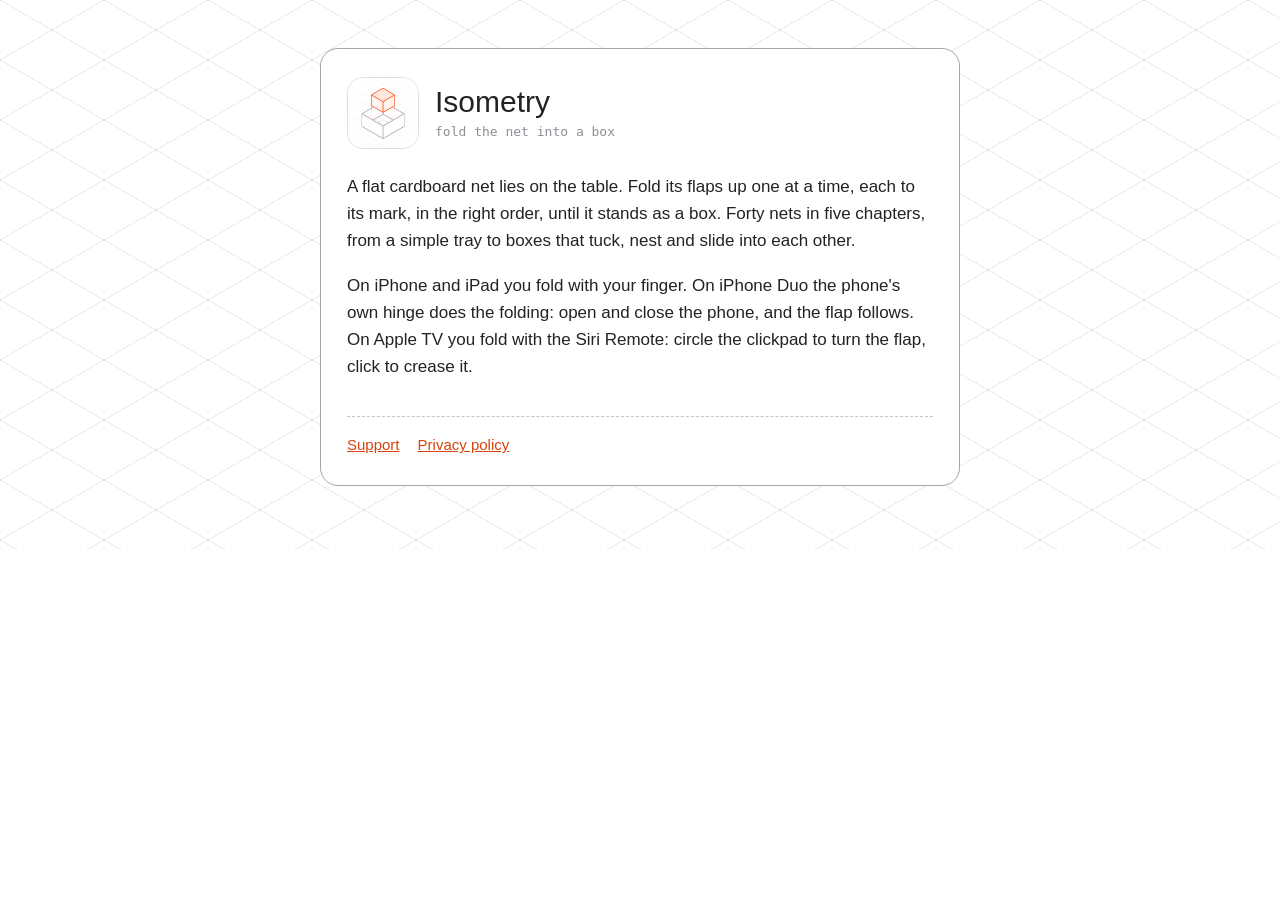
<file: index.html>
<!doctype html>
<html lang="en"><head><meta charset="utf-8"><meta name="viewport" content="width=device-width,initial-scale=1">
<title>Isometry</title><meta name="description" content="Isometry: fold flat cardboard nets into boxes. A puzzle game for iPhone, iPad, iPhone Duo and Apple TV.">
<link rel="icon" href="icon.png"><link rel="stylesheet" href="style.css"></head>
<body><main><div class="sheet">
<header><a href="./"><picture><source srcset="./icon-dark.png" media="(prefers-color-scheme: dark)"><img src="./icon.png" alt="Isometry app icon"></picture></a><div><h1>Isometry</h1><p class="sub">fold the net into a box</p></div></header>
<p>A flat cardboard net lies on the table. Fold its flaps up one at a time, each to its mark, in the right order, until it stands as a box. Forty nets in five chapters, from a simple tray to boxes that tuck, nest and slide into each other.</p>
<p>On iPhone and iPad you fold with your finger. On iPhone Duo the phone's own hinge does the folding: open and close the phone, and the flap follows. On Apple TV you fold with the Siri Remote: circle the clickpad to turn the flap, click to crease it.</p>
<nav><a href="support/">Support</a><a href="privacy/">Privacy policy</a></nav>
</div></main></body></html>
</file>
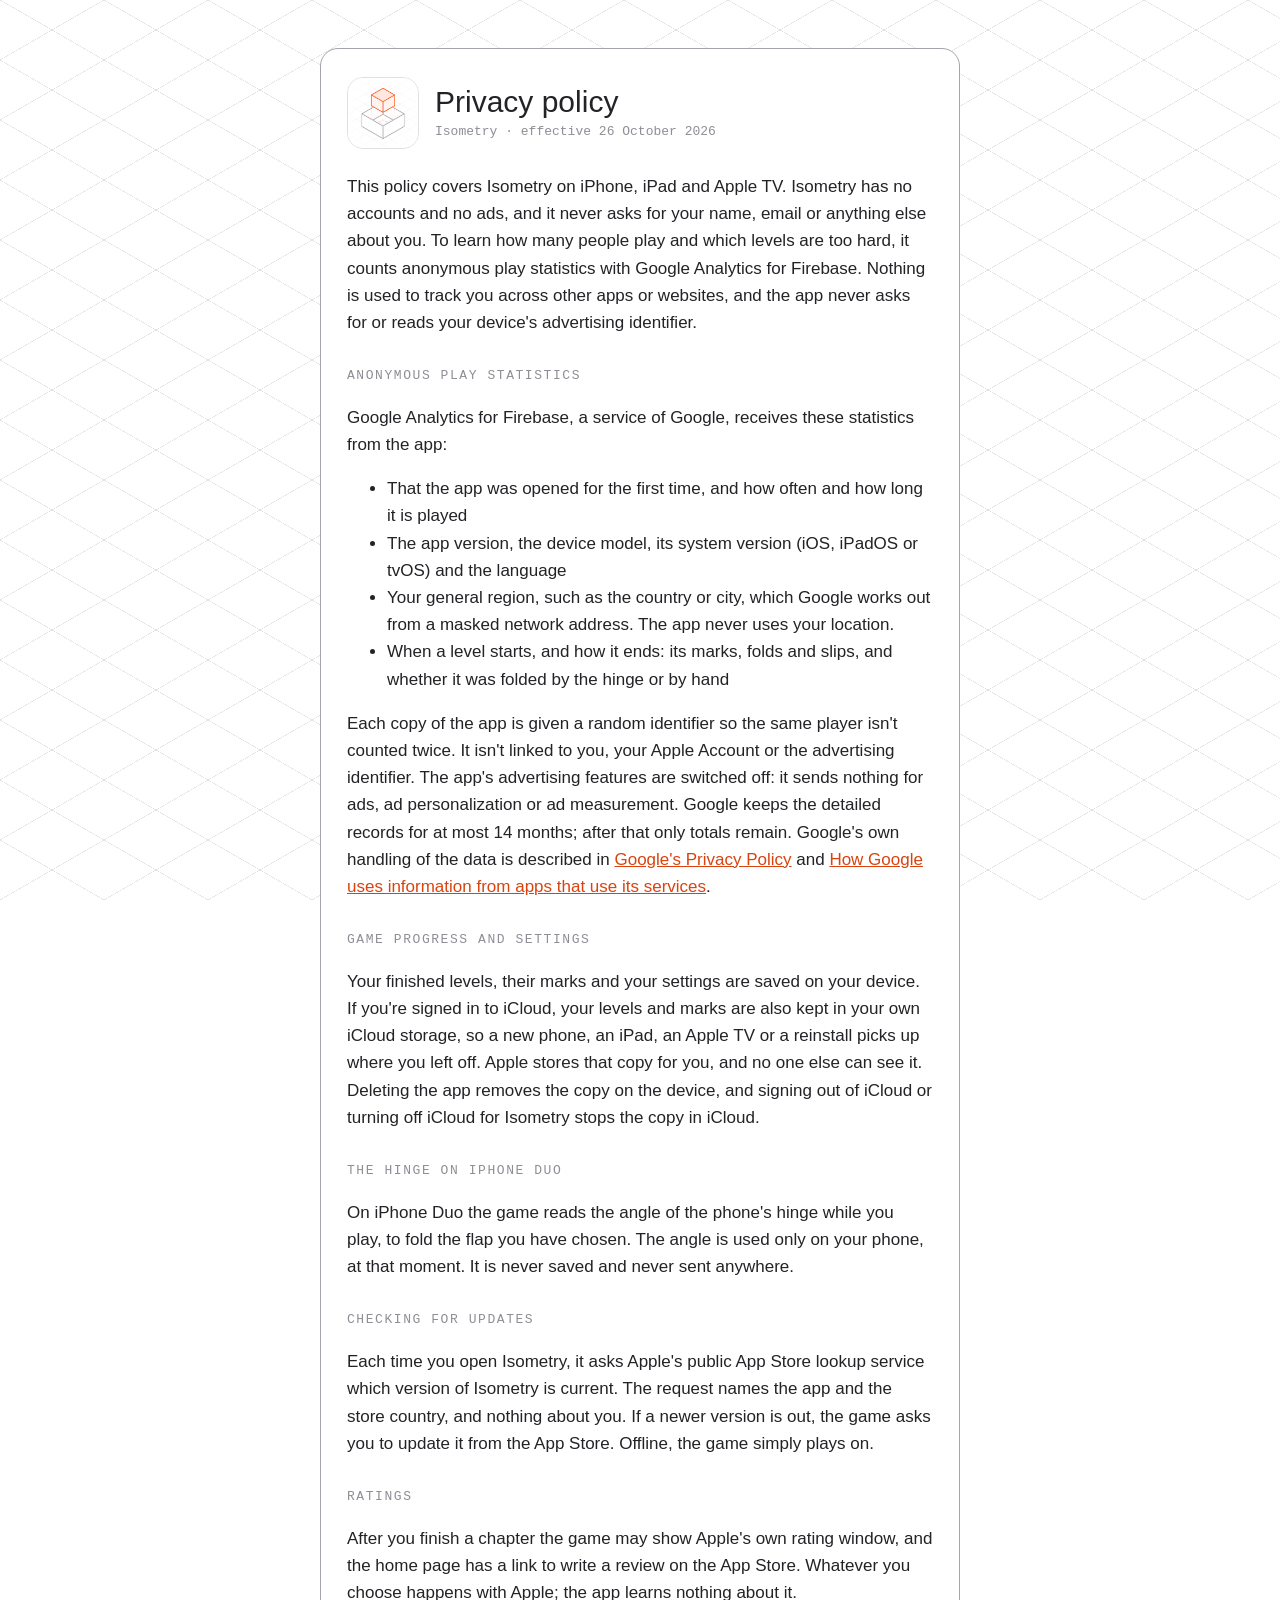
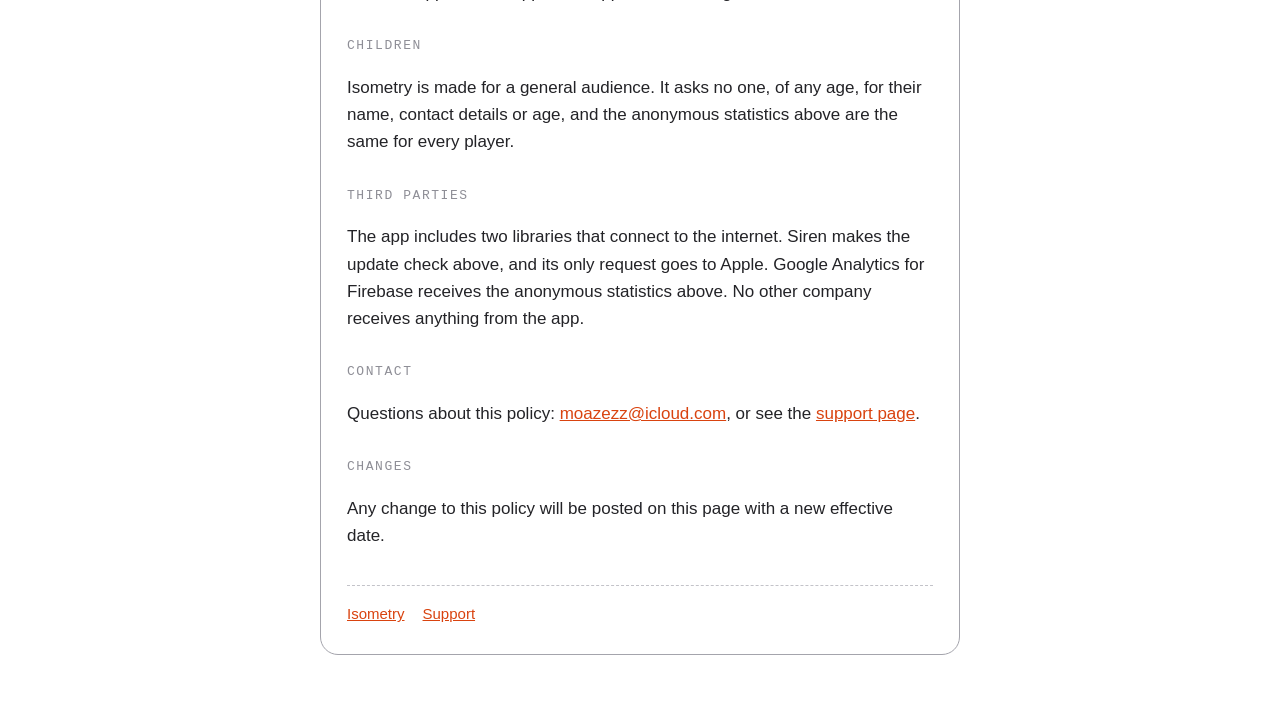
<file: privacy/index.html>
<!doctype html>
<html lang="en"><head><meta charset="utf-8"><meta name="viewport" content="width=device-width,initial-scale=1">
<title>Privacy policy · Isometry</title><link rel="icon" href="../icon.png"><link rel="stylesheet" href="../style.css"></head>
<body><main><div class="sheet">
<header><a href="../"><picture><source srcset="../icon-dark.png" media="(prefers-color-scheme: dark)"><img src="../icon.png" alt="Isometry app icon"></picture></a><div><h1>Privacy policy</h1><p class="sub">Isometry · effective 26 October 2026</p></div></header>
<p>This policy covers Isometry on iPhone, iPad and Apple TV. Isometry has no accounts and no ads, and it never asks for your name, email or anything else about you. To learn how many people play and which levels are too hard, it counts anonymous play statistics with Google Analytics for Firebase. Nothing is used to track you across other apps or websites, and the app never asks for or reads your device's advertising identifier.</p>
<h2>Anonymous play statistics</h2>
<p>Google Analytics for Firebase, a service of Google, receives these statistics from the app:</p>
<ul>
<li>That the app was opened for the first time, and how often and how long it is played</li>
<li>The app version, the device model, its system version (iOS, iPadOS or tvOS) and the language</li>
<li>Your general region, such as the country or city, which Google works out from a masked network address. The app never uses your location.</li>
<li>When a level starts, and how it ends: its marks, folds and slips, and whether it was folded by the hinge or by hand</li>
</ul>
<p>Each copy of the app is given a random identifier so the same player isn't counted twice. It isn't linked to you, your Apple Account or the advertising identifier. The app's advertising features are switched off: it sends nothing for ads, ad personalization or ad measurement. Google keeps the detailed records for at most 14 months; after that only totals remain. Google's own handling of the data is described in <a href="https://policies.google.com/privacy">Google's Privacy Policy</a> and <a href="https://policies.google.com/technologies/partner-sites">How Google uses information from apps that use its services</a>.</p>
<h2>Game progress and settings</h2>
<p>Your finished levels, their marks and your settings are saved on your device. If you're signed in to iCloud, your levels and marks are also kept in your own iCloud storage, so a new phone, an iPad, an Apple TV or a reinstall picks up where you left off. Apple stores that copy for you, and no one else can see it. Deleting the app removes the copy on the device, and signing out of iCloud or turning off iCloud for Isometry stops the copy in iCloud.</p>
<h2>The hinge on iPhone Duo</h2>
<p>On iPhone Duo the game reads the angle of the phone's hinge while you play, to fold the flap you have chosen. The angle is used only on your phone, at that moment. It is never saved and never sent anywhere.</p>
<h2>Checking for updates</h2>
<p>Each time you open Isometry, it asks Apple's public App Store lookup service which version of Isometry is current. The request names the app and the store country, and nothing about you. If a newer version is out, the game asks you to update it from the App Store. Offline, the game simply plays on.</p>
<h2>Ratings</h2>
<p>After you finish a chapter the game may show Apple's own rating window, and the home page has a link to write a review on the App Store. Whatever you choose happens with Apple; the app learns nothing about it.</p>
<h2>Children</h2>
<p>Isometry is made for a general audience. It asks no one, of any age, for their name, contact details or age, and the anonymous statistics above are the same for every player.</p>
<h2>Third parties</h2>
<p>The app includes two libraries that connect to the internet. Siren makes the update check above, and its only request goes to Apple. Google Analytics for Firebase receives the anonymous statistics above. No other company receives anything from the app.</p>
<h2>Contact</h2>
<p>Questions about this policy: <a href="mailto:moazezz@icloud.com">moazezz@icloud.com</a>, or see the <a href="../support/">support page</a>.</p>
<h2>Changes</h2>
<p>Any change to this policy will be posted on this page with a new effective date.</p>
<nav><a href="../">Isometry</a><a href="../support/">Support</a></nav>
</div></main></body></html>
</file>
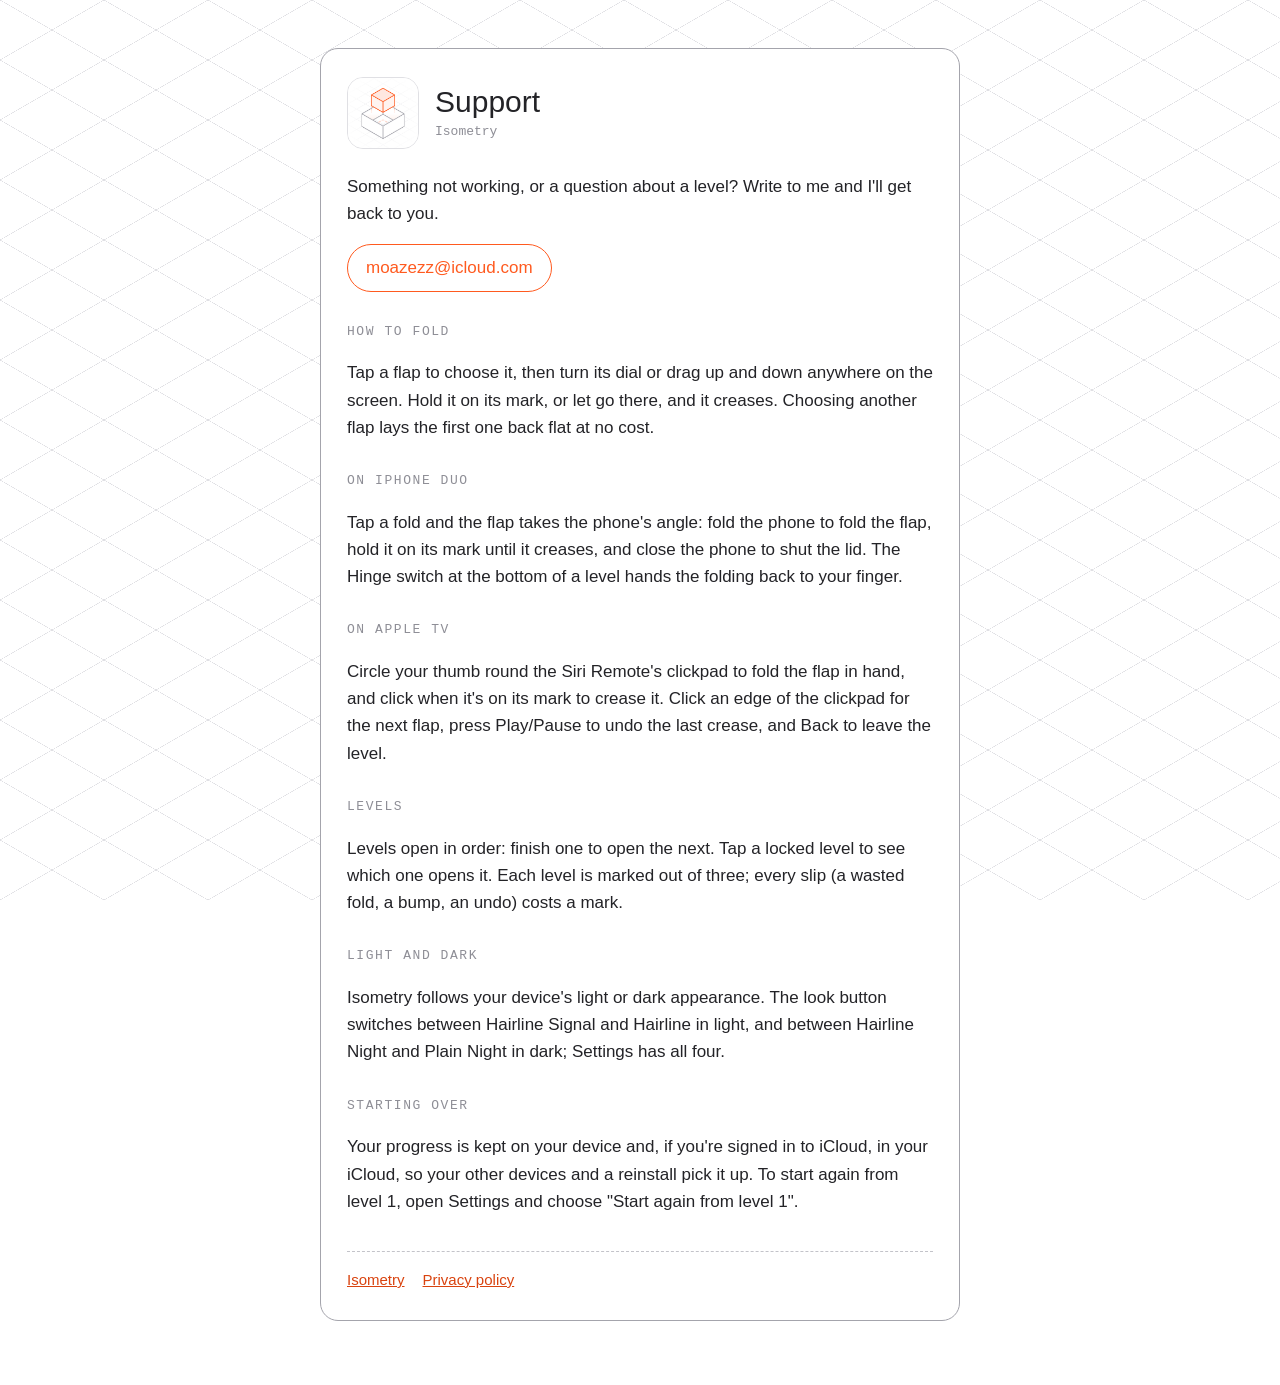
<file: support/index.html>
<!doctype html>
<html lang="en"><head><meta charset="utf-8"><meta name="viewport" content="width=device-width,initial-scale=1">
<title>Support · Isometry</title><link rel="icon" href="../icon.png"><link rel="stylesheet" href="../style.css"></head>
<body><main><div class="sheet">
<header><a href="../"><picture><source srcset="../icon-dark.png" media="(prefers-color-scheme: dark)"><img src="../icon.png" alt="Isometry app icon"></picture></a><div><h1>Support</h1><p class="sub">Isometry</p></div></header>
<p>Something not working, or a question about a level? Write to me and I'll get back to you.</p>
<p><a class="btn" href="mailto:moazezz@icloud.com?subject=Isometry%20support">moazezz@icloud.com</a></p>
<h2>How to fold</h2>
<p>Tap a flap to choose it, then turn its dial or drag up and down anywhere on the screen. Hold it on its mark, or let go there, and it creases. Choosing another flap lays the first one back flat at no cost.</p>
<h2>On iPhone Duo</h2>
<p>Tap a fold and the flap takes the phone's angle: fold the phone to fold the flap, hold it on its mark until it creases, and close the phone to shut the lid. The Hinge switch at the bottom of a level hands the folding back to your finger.</p>
<h2>On Apple TV</h2>
<p>Circle your thumb round the Siri Remote's clickpad to fold the flap in hand, and click when it's on its mark to crease it. Click an edge of the clickpad for the next flap, press Play/Pause to undo the last crease, and Back to leave the level.</p>
<h2>Levels</h2>
<p>Levels open in order: finish one to open the next. Tap a locked level to see which one opens it. Each level is marked out of three; every slip (a wasted fold, a bump, an undo) costs a mark.</p>
<h2>Light and dark</h2>
<p>Isometry follows your device's light or dark appearance. The look button switches between Hairline Signal and Hairline in light, and between Hairline Night and Plain Night in dark; Settings has all four.</p>
<h2>Starting over</h2>
<p>Your progress is kept on your device and, if you're signed in to iCloud, in your iCloud, so your other devices and a reinstall pick it up. To start again from level 1, open Settings and choose "Start again from level 1".</p>
<nav><a href="../">Isometry</a><a href="../privacy/">Privacy policy</a></nav>
</div></main></body></html>
</file>
<file: style.css>
:root{--plate:#FFFFFF;--hi:#232327;--edge:#A4A4AC;--mid:#C3C3C9;--lo:#E0E0E4;--muted:#8E8E96;--paper:#FFFFFF;--accent:#FF5A1F;--link:#D9430F}
@media (prefers-color-scheme: dark){:root{--plate:#08090A;--hi:#D0D6E0;--edge:#5B5D64;--mid:#3E3E44;--lo:#29292D;--muted:#7C7F87;--paper:#16171A;--accent:#F5B13D;--link:#F5B13D}}
*{box-sizing:border-box}
html{background:var(--plate)}
body{margin:0;background:var(--plate);color:var(--hi);font:17px/1.6 -apple-system,BlinkMacSystemFont,"SF Pro Text","Segoe UI",Roboto,sans-serif;
  background-image:linear-gradient(30deg,transparent 49.6%,var(--lo) 49.8%,var(--lo) 50.2%,transparent 50.4%),linear-gradient(150deg,transparent 49.6%,var(--lo) 49.8%,var(--lo) 50.2%,transparent 50.4%);
  background-size:104px 60px;background-attachment:fixed}
main{max-width:680px;margin:0 auto;padding:48px 20px 64px}
.sheet{background:var(--paper);border:0.9px solid var(--edge);border-radius:18px;padding:28px 26px}
header{display:flex;align-items:center;gap:16px;margin-bottom:24px}
header img{width:72px;height:72px;border-radius:16px;border:0.9px solid var(--lo)}
header a{color:inherit;text-decoration:none}
h1{font-size:30px;line-height:1.2;margin:0;font-weight:500}
h2{font-size:13px;letter-spacing:.12em;text-transform:uppercase;font-family:ui-monospace,"SF Mono",Menlo,monospace;color:var(--muted);font-weight:500;margin:30px 0 6px}
.sub{color:var(--muted);margin:2px 0 0;font-family:ui-monospace,"SF Mono",Menlo,monospace;font-size:13px}
a{color:var(--link)}
.btn{display:inline-block;border:0.9px solid var(--accent);color:var(--accent);text-decoration:none;font-weight:500;padding:9px 18px;border-radius:999px}
nav{display:flex;gap:18px;margin-top:36px;padding-top:16px;border-top:0.9px dashed var(--mid);font-size:15px}
picture img{display:block}
</file>
